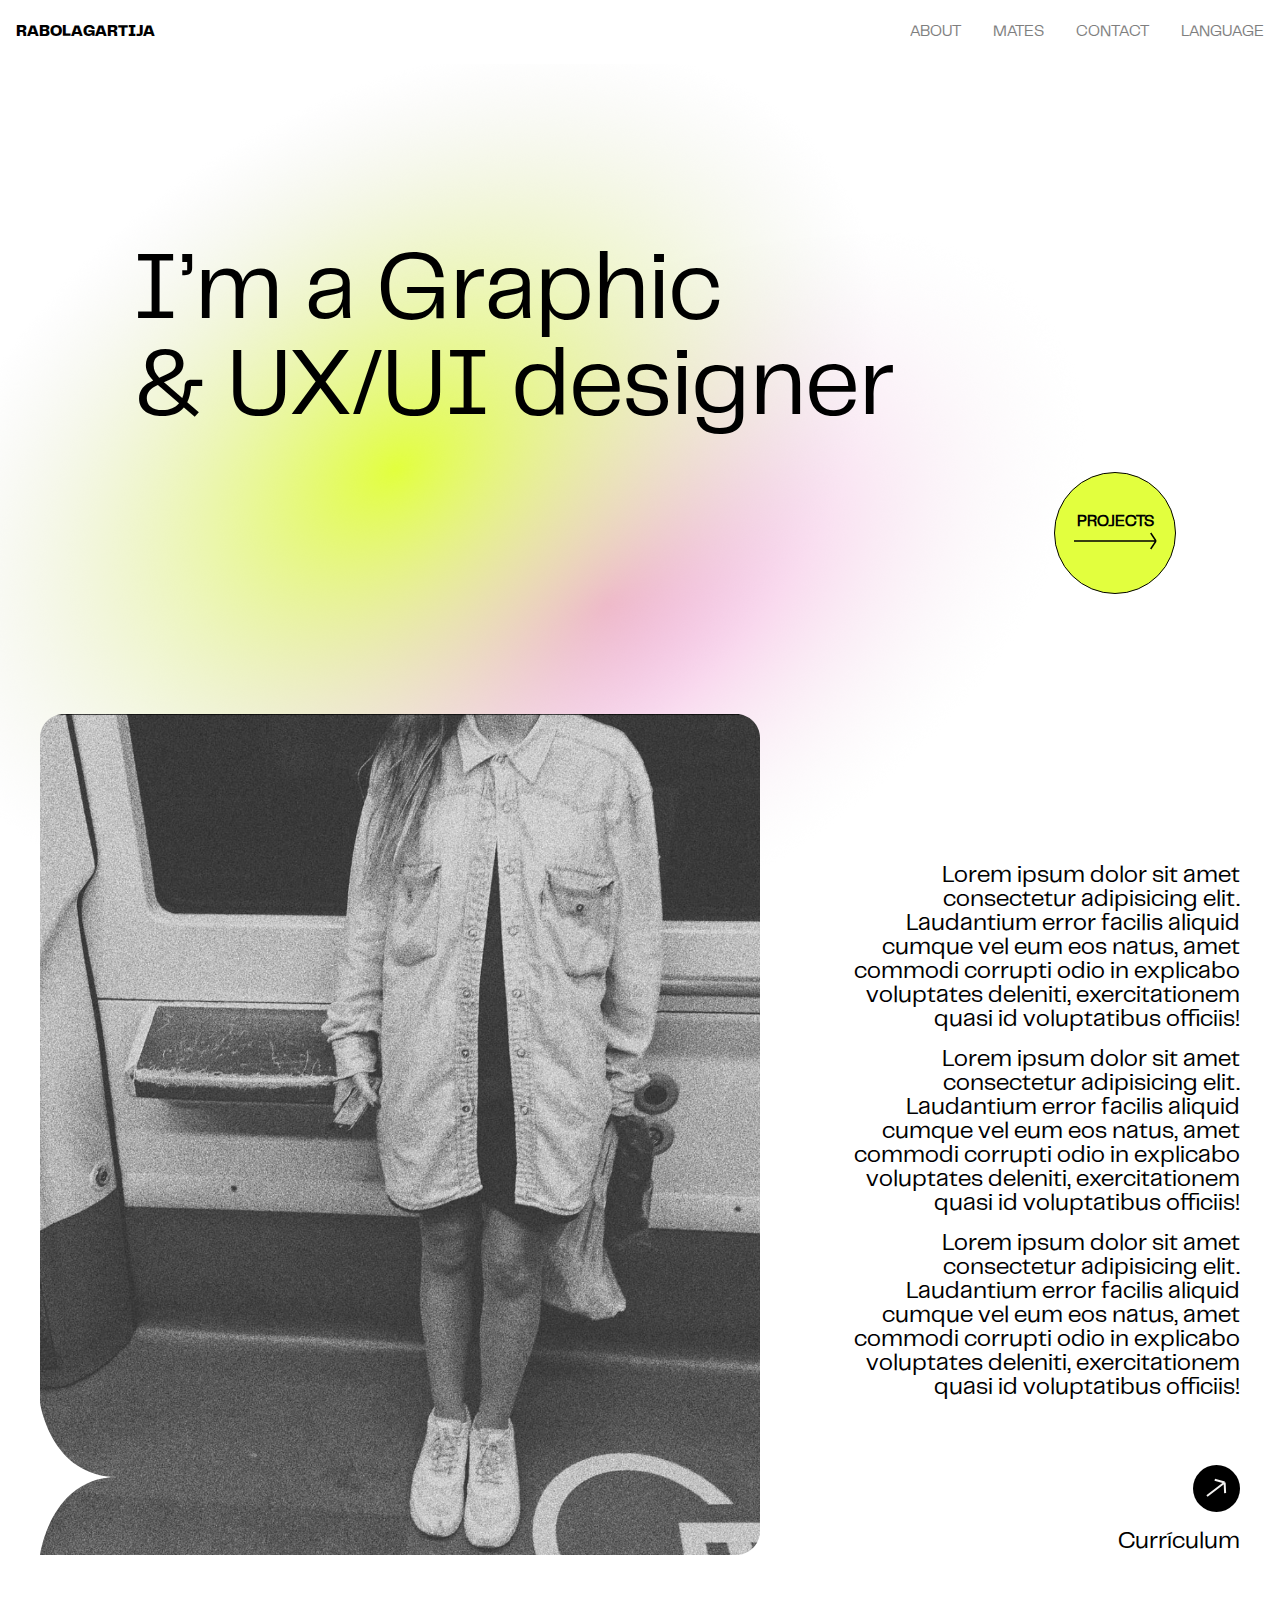
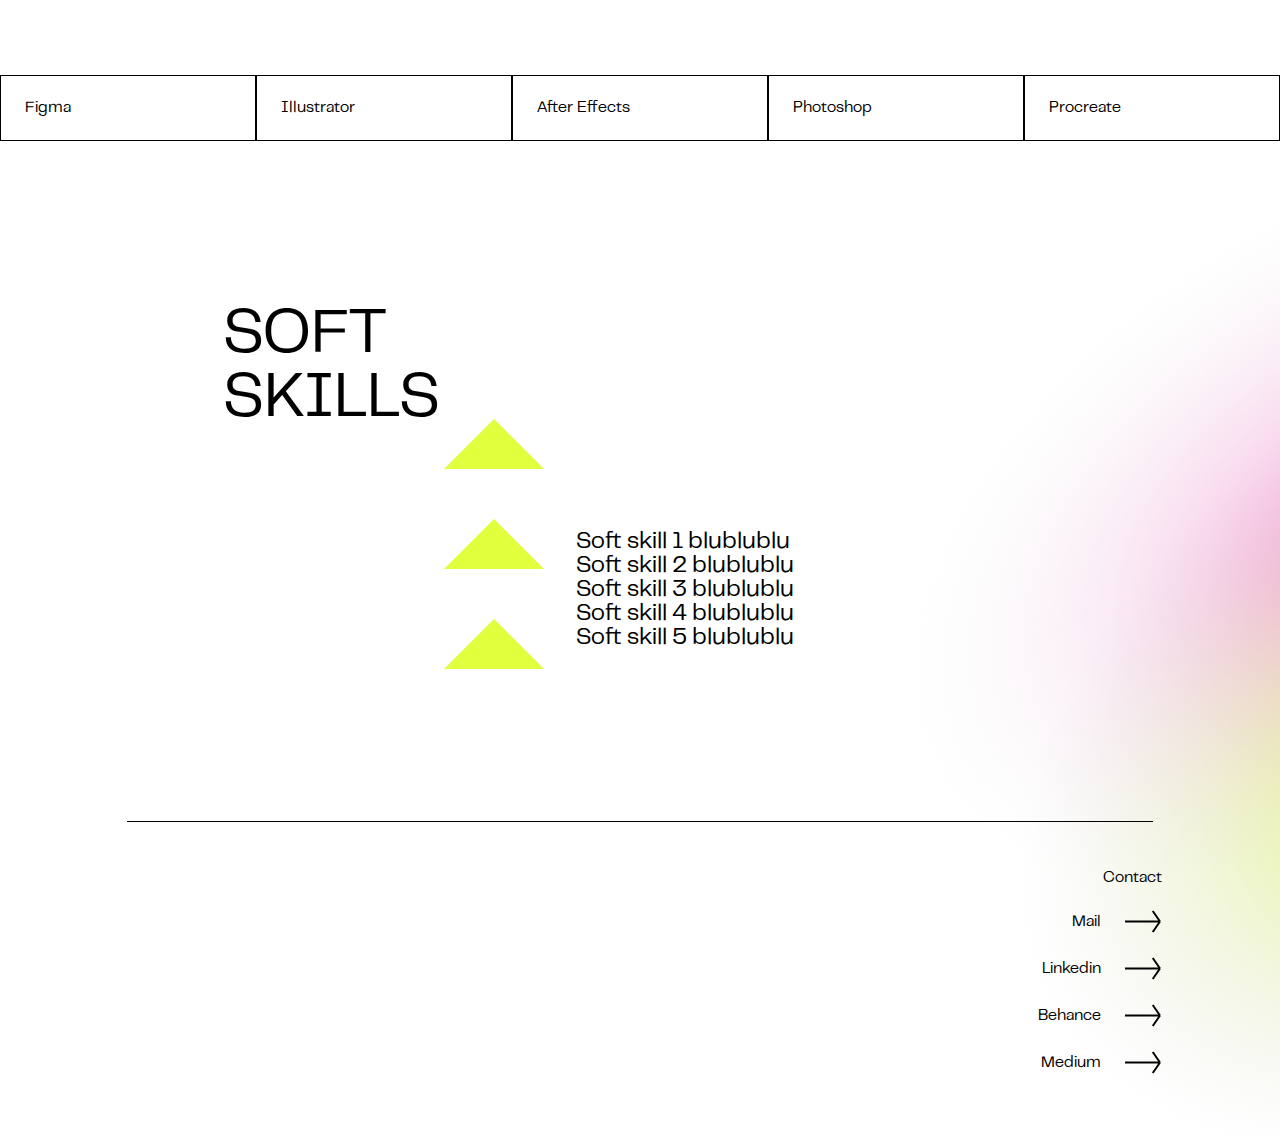
<file: index.html>
<!DOCTYPE html>
<html lang="en">

<head>
  <meta charset="UTF-8">
  <meta http-equiv="X-UA-Compatible" content="IE=edge">
  <meta name="viewport" content="width=device-width, initial-scale=1.0">
  <title>Portfolio</title>
  <link rel="stylesheet" href="css/reset.css">
  <link href="https://unpkg.com/aos@2.3.1/dist/aos.css" rel="stylesheet">
  <link rel="stylesheet" href="css/style.css">
</head>

<body class="background-gradient-1">
  <header>
    <nav>
      <div class="logo">
        <p>Rabolagartija</p>
      </div>
      <div class="menu">
        <a href="#scroll-about-me">About</a>
        <a href="#">Mates</a>
        <a href="#">Contact</a>
        <a href="#">Language</a>
      </div>
    </nav>
  </header>
  <main>
    <section>
      <h1>I’m a Graphic <br> & UX/UI designer</h1>
      <a href="./projects.html"><article id="button-projects">
        <div class="shadow-pop-tr circle">
          <div class="button-elements">
            <p id="text-button">Projects</p>
            <img class="rotate-center" id="narrow-button-yellow" src="./public/assets/images/narrow-lg-scroll-project.svg"
              alt="Scroll_projects" /></svg>
          </div>
        </div>
      </article>
    </a>
    </section>
    <section id="scroll-about-me" class="about-me">
      <img class="image-about-me" src="./public/assets/images/image-selfportrait.svg" alt="marina_arranz_portrait" />
      <article>
        <div data-aos="fade-left">
          <h2 class="subtittle-about">About me</h2>
        </div>
        <div>
          <p>Lorem ipsum dolor sit amet consectetur adipisicing elit. Laudantium error facilis aliquid cumque vel eum
            eos
            natus, amet commodi corrupti odio in explicabo voluptates deleniti, exercitationem quasi id voluptatibus
            officiis!</p>
          <p>Lorem ipsum dolor sit amet consectetur adipisicing elit. Laudantium error facilis aliquid cumque vel eum
            eos
            natus, amet commodi corrupti odio in explicabo voluptates deleniti, exercitationem quasi id voluptatibus
            officiis!</p>
          <p>Lorem ipsum dolor sit amet consectetur adipisicing elit. Laudantium error facilis aliquid cumque vel eum
            eos
            natus, amet commodi corrupti odio in explicabo voluptates deleniti, exercitationem quasi id voluptatibus
            officiis!</p>
        </div>
        <div class="new-tab-cv"><img src="./public/assets/images/narrow-open-tab.svg" alt="link-curriculum" /></svg>
          <p>Currículum</p>
        </div>
      </article>
    </section>
    <section>
      <ul class="software-list">
        <li>Figma</li>
        <li>Illustrator</li>
        <li>After Effects</li>
        <li>Photoshop</li>
        <li>Procreate</li>
      </ul>
    </section>
    <section>
      <h3>Soft <br> Skills</h3>
      <article class="soft-skills">
<div class="triangle-group">
        <div class="rotate-center triangle"></div>
        <div class="rotate-center triangle"></div>
        <div class="rotate-center triangle"></div>
</div>
      <ul class="soft-skill-list">
        <li> Soft skill 1 blublublu</li>
        <li> Soft skill 2 blublublu</li>
        <li> Soft skill 3 blublublu</li>
        <li> Soft skill 4 blublublu</li>
        <li> Soft skill 5 blublublu</li>
      </ul>
    </article>
    </section>
  </main>
  <hr size="1px" color="black" width="80%" />
  <footer>
    <ul>
      <li>Contact</li>
      <li>Mail<img src="./public/assets/images/narrow-md-footer.svg" alt="new-tab-mail" /></svg></li>
      <li>Linkedin <img src="./public/assets/images/narrow-md-footer.svg" alt="new-tab-linkedin" /></svg></li>
      <li>Behance <img src="./public/assets/images/narrow-md-footer.svg" alt="new-tab-behance" /></svg></li>
      <li>Medium <img src="./public/assets/images/narrow-md-footer.svg" alt="new-tab-medium" /></svg></li>
    </ul>
  </footer>
</body>
<script src="https://unpkg.com/aos@2.3.1/dist/aos.js"></script>
<script>
  AOS.init();
</script>

</html>
</file>
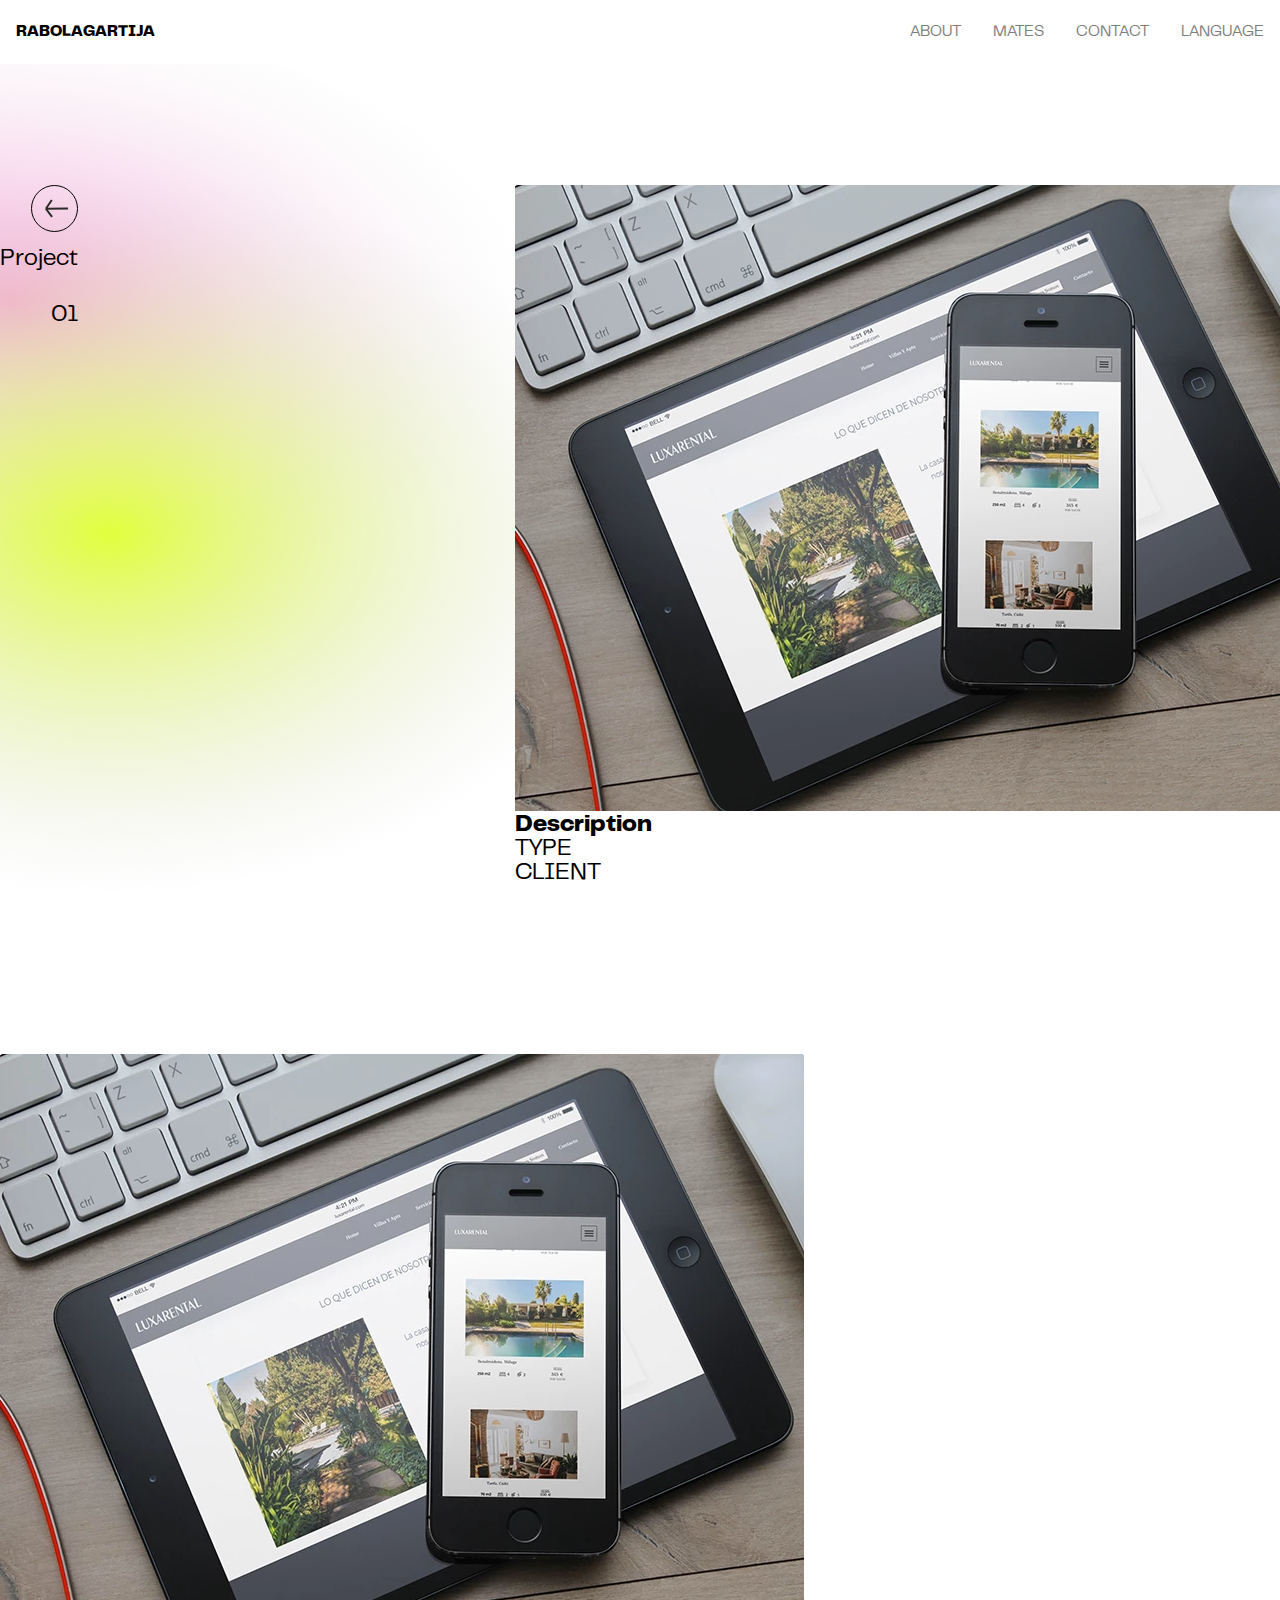
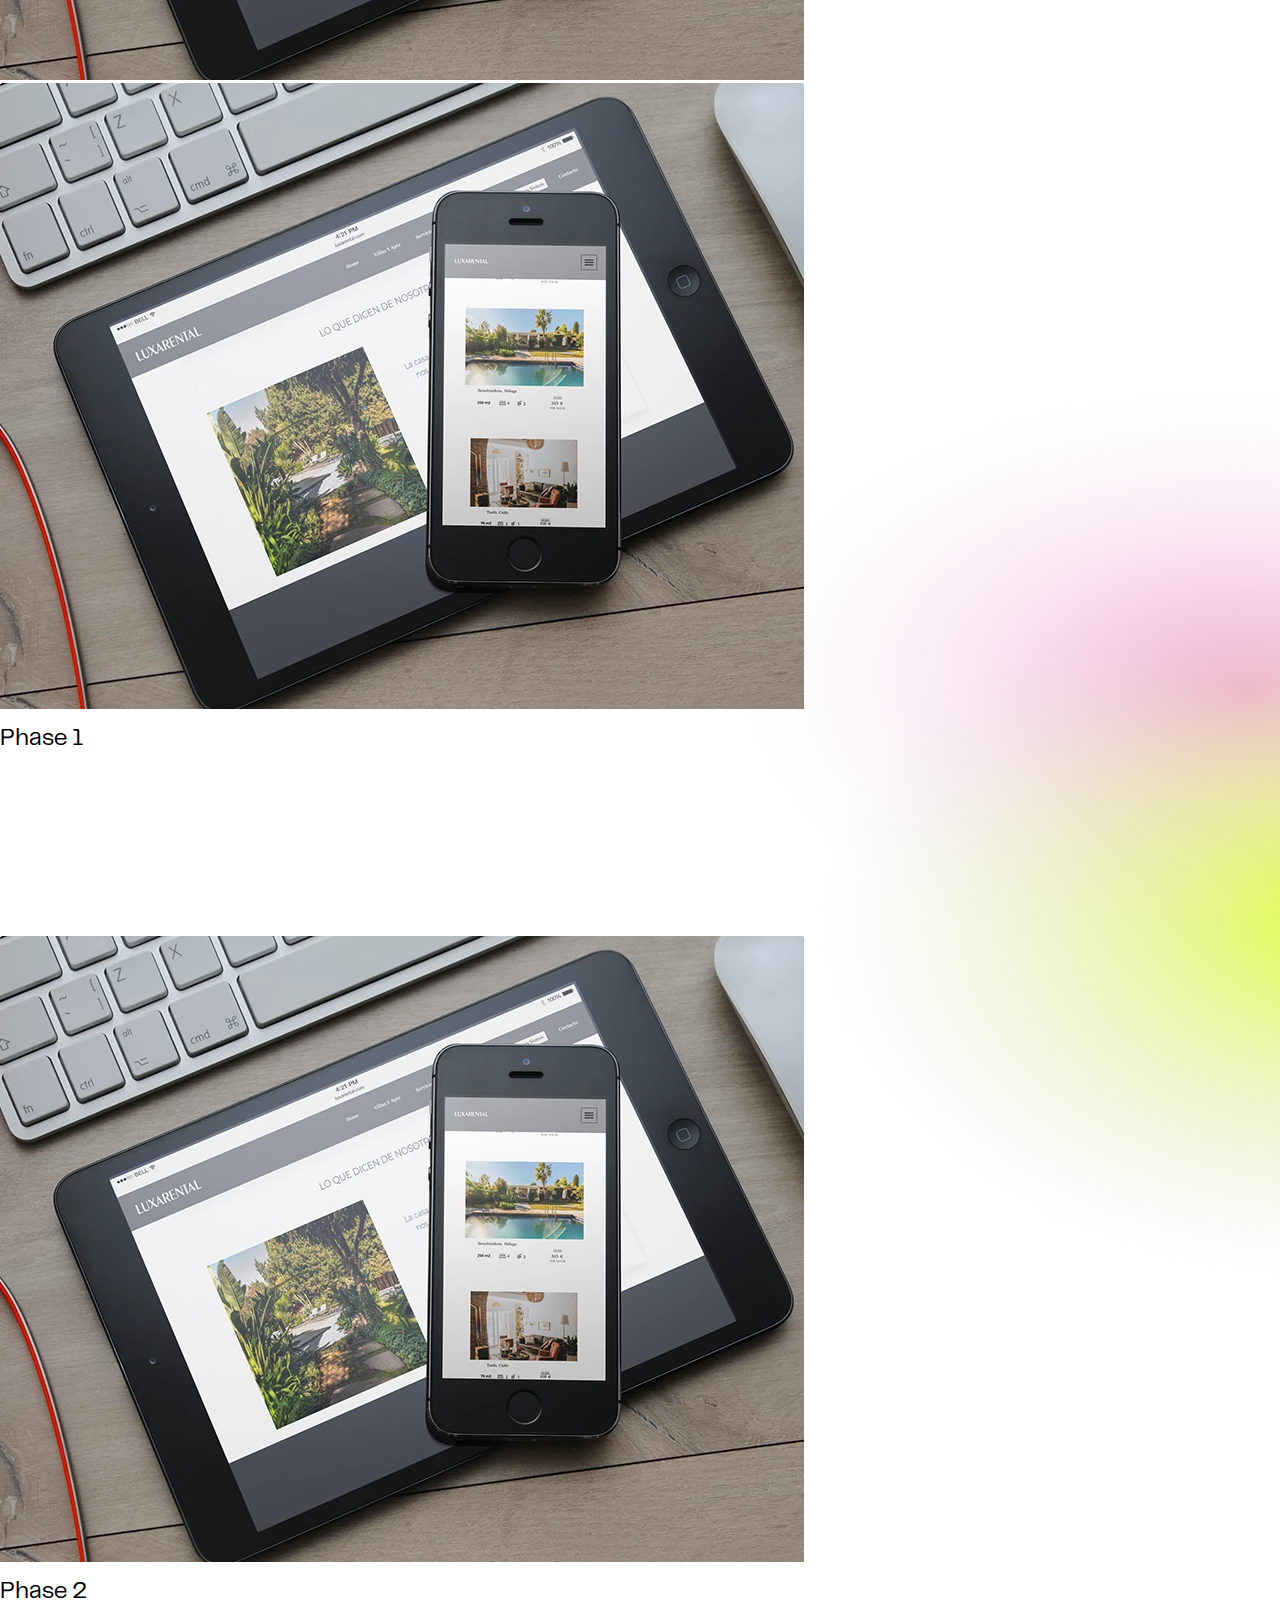
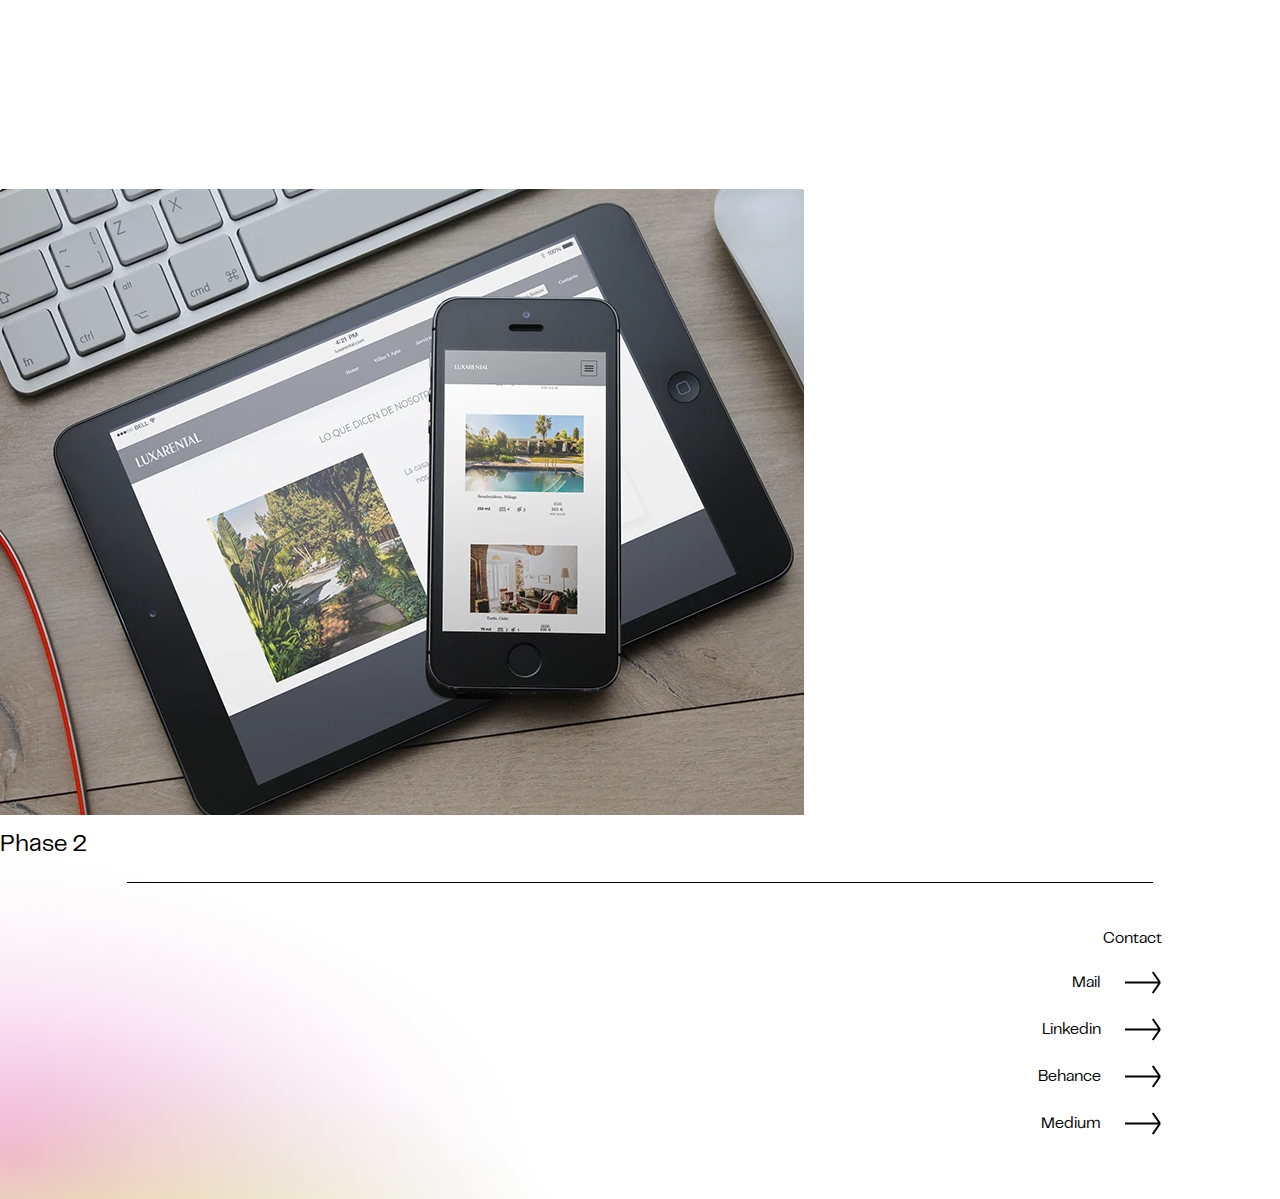
<file: one-project.html>
<!DOCTYPE html>
<html lang="en">

<head>
    <meta charset="UTF-8">
    <meta http-equiv="X-UA-Compatible" content="IE=edge">
    <meta name="viewport" content="width=device-width, initial-scale=1.0">
    <title>Project</title>
    <link rel="stylesheet" href="./css/reset.css">
    <link rel="stylesheet" href="./css/style.css">
</head>
<body class="background-gradient-3">
    <header>
        <nav>
            <div class="logo">
                <a href="./index.html"><p>Rabolagartija</p></a>
            </div>
            <div class="menu">
                <a href="#">About</a>
                <a href="#">Mates</a>
                <a href="#">Contact</a>
                <a href="#">Language</a>
            </div>
        </nav>
    </header>
    <main class="main-one-project">
         <hr size="1px" color="black" width="30%" text-align="right"/>
            <section class="section-1-project">
                <article class="inicial-project">
                <img class=narrow-back src="./public/assets/images/narrow-back.svg" alt="back" /></svg>
                <p>Project</p>
                <p>01</p>
            </article>
<article>
                <img src="./public/assets/images/project-luxarental-lg.png">
                <h1 id="description-project">Description</h1>
                <h2 id="data-project">Type</h2>
                <h3 id="data-project">Client</h3>
            </article>
            </section>

            <section>
                <img src="./public/assets/images/project-luxarental-lg.png">
                <img src="./public/assets/images/project-luxarental-lg.png">
                <p>Phase 1</p>
            </section>

            <section>
                <img src="./public/assets/images/project-luxarental-lg.png">
                <p>Phase 2</p>
            </section>

            <section>
                <img src="./public/assets/images/project-luxarental-lg.png">
                <p>Phase 2</p>
            </section>
    </main>
    <hr size="1px" color="black" width="80%" />
    <footer>
        <ul>
          <li>Contact</li>
          <li>Mail<img src="./public/assets/images/narrow-md-footer.svg" alt="new-tab-mail" /></svg></li>
          <li>Linkedin <img src="./public/assets/images/narrow-md-footer.svg" alt="new-tab-linkedin" /></svg></li>
          <li>Behance <img src="./public/assets/images/narrow-md-footer.svg" alt="new-tab-behance" /></svg></li>
          <li>Medium <img src="./public/assets/images/narrow-md-footer.svg" alt="new-tab-medium" /></svg></li>
        </ul>
      </footer>
</body>

</html>
</file>
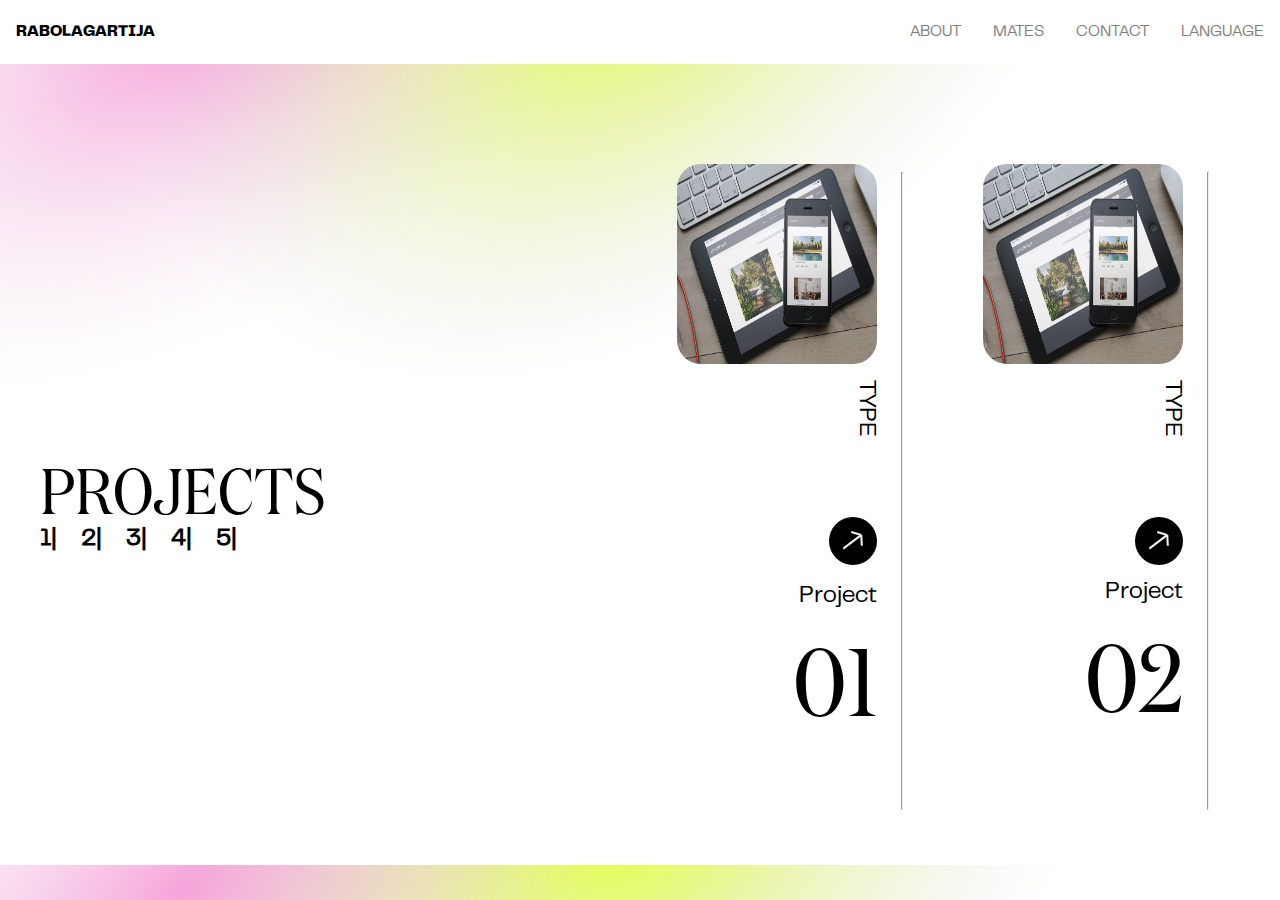
<file: projects.html>
<!DOCTYPE html>
<html lang="en">

<head>
    <meta charset="UTF-8">
    <meta http-equiv="X-UA-Compatible" content="IE=edge">
    <meta name="viewport" content="width=device-width, initial-scale=1.0">
    <title>Portfolio_projects</title>
    <link rel="stylesheet" href="css/reset.css">
    <link rel="stylesheet" href="css/style.css">
</head>

<body class="background-gradient-2">
    <header>
        <nav>
            <div class="logo">
                <a href="./index.html"><p>Rabolagartija</p></a>
            </div>
            <div class="menu">
                <a href="#">About</a>
                <a href="#">Mates</a>
                <a href="#">Contact</a>
                <a href="#">Language</a>
            </div>
        </nav>
    </header>
    <main class="main-projects">
        <section>
            <article class="tittle-projects-pages">
                <div data-aos="fade-right">
                    <h2 class="subtittle-gallery">Projects</h2>
                </div>
                <ul class="projects-pages">
                    <li><a href="#">1|</a></li>
                    <li><a href="#">2|</a></li>
                    <li><a href="#">3|</a></li>
                    <li><a href="#">4|</a></li>
                    <li><a href="#">5|</a></li>
                </ul>
            </article>
        </section>

        <section class="carrousel-projects">
            <article class="card-preview-project">
                <img class="preview-project-img" src="./public/assets/images/project-luxarental-lg.png">
                <p class="type-project-carrousel">Type</p>
                <div class="foot-card-preview-project">
                    <a href="./one-project.html"><img class= "narrow-open-tab" src="./public/assets/images/narrow-open-tab.svg" alt="new-tab-project" /></svg></a>
                    <p>Project</p>
                    <p class="number-project">01</p>
                </div>
            </article>
            <hr class="hr-carrousel" />
            <article class="card-preview-project">
                <img class="preview-project-img" src="./public/assets/images/project-luxarental-lg.png">
                <p class="type-project-carrousel">Type</p>
                <div class="foot-card-preview-project">
                    <img class= "narrow-open-tab" src="./public/assets/images/narrow-open-tab.svg" alt="new-tab-project" /></svg>
                    <p>Project</p>
                    <p class="number-project">02</p>
                </div>
            </article>
            <hr class="hr-carrousel" />
            <article class="card-preview-project">
                <img class="preview-project-img" src="./public/assets/images/project-luxarental-lg.png">
                <p class="type-project-carrousel">Type</p>
                <div class="foot-card-preview-project">
                    <img class= "narrow-open-tab" src="./public/assets/images/narrow-open-tab.svg" alt="new-tab-project" /></svg>
                    <p>Project</p>
                    <p class="number-project">03</p>
                </div>
            </article>
            <hr class="hr-carrousel" />
            <article class="card-preview-project">
                <img class="preview-project-img" src="./public/assets/images/project-luxarental-lg.png">
                <p class="type-project-carrousel">Type</p>
                <div class="foot-card-preview-project">
                    <img class= "narrow-open-tab" src="./public/assets/images/narrow-open-tab.svg" alt="new-tab-project" /></svg>
                    <p>Project</p>
                    <p class="number-project">04</p>
                </div>
            </article>
            <hr class="hr-carrousel" />
            <article class="card-preview-project">
                <img class="preview-project-img" src="./public/assets/images/project-luxarental-lg.png">
                <p class="type-project-carrousel">Type</p>
                <div class="foot-card-preview-project">
                    <img class= "narrow-open-tab" src="./public/assets/images/narrow-open-tab.svg" alt="new-tab-project" /></svg>
                    <p>Project</p>
                    <p class="number-project">05</p>
                </div>
            </article>
            <div class="final-carrousel"></div>
            <hr class="hr-carrousel" />
        </section>
    </main>

</body>

</html>
</file>
<file: css/style.css>
@font-face {
    font-family: "telegraf-regular";
    src: url(../type/PPTelegraf-Regular.otf);
}

@font-face {
    font-family: "telegraf-ultra-bold";
    src: url(../type/PPTelegraf-Ultrabold.otf);
}

@font-face {
    font-family: "domaine-regular";
    src: url(../type/DomaineDispNar-Regular.otf);
}

html {
    scroll-behavior: smooth;
}

nav {
    display: flex;
    justify-content: space-between;
    align-items: center;
    position: fixed;
    width: 100%;
    padding: 8px 16px 8px 16px;
    background-color: white;
    z-index: 100;
}

h1 {
    font-family: telegraf-regular, Arial, Helvetica, sans-serif;
    font-size: 96px;
    padding: 248px 0px 32px 133px;
}

h2 {
    font-family: domaine-regular, Georgia, 'Times New Roman', Times, serif;
    font-size: 64px;
    text-transform: uppercase;
}

h3 {
    font-family: telegraf-regular, Arial, Helvetica, sans-serif;
    font-size: 64px;
    padding: 148px 0 0 223px;
    text-transform: uppercase;
}

p {
    font-family: telegraf-regular, Arial, Helvetica, sans-serif;
    margin: 16px 0;
    font-size: 24px;
}

footer {
    display: flex;
    justify-content: right;
    justify-items: right;
    padding: 40px 118px 64px 0;
    font-family: telegraf-regular, Arial, Helvetica, sans-serif;
    ;
}

main {
    width: 100%;
    height: 100%;
    margin: 0 auto;
    max-width: 1440px;
}

footer li {
    display: flex;
    flex-direction: row;
    gap: 24px;
    align-items: center;
    text-align: right;
    justify-content: right;
}

footer ul {
    display: flex;
    flex-direction: column;
    gap: 24px;
}

.background-gradient-1{
    background-image: url(../public/assets/images/GRADIENT-1.png);
}

.background-gradient-2{
    background-image: url(../public/assets/images/gradient3.png);
}

.background-gradient-3{
    background-image: url(../public/assets/images/GRADIENT-4.png);
}

.logo,
.logo p, a, a:visited {
    font-family: telegraf-ultra-bold, Arial, Helvetica, sans-serif;
    font-size: 16px;
    font-weight: 700;
    text-transform: uppercase;
    text-decoration: none;
    color: #000;

}

.menu {
    display: flex;
    flex-direction: row;
    gap: 32px;
    padding-right: 32px;
}

.menu a {
    font-family: telegraf-regular, Arial, Helvetica, sans-serif;
    font-size: 16px;
    font-weight: 200;
    color: black;
    cursor: pointer;
    text-decoration: none;
    text-transform: uppercase;
    opacity: .5;
    transition: opacity .5s ease-out;
    -moz-transition: opacity .5s ease-out;
    -webkit-transition: opacity .5s ease-out;
    -o-transition: opacity .5s ease-out;
}

menu a:hover {
    color:#E2FF3E;
}

.main-projects {
    display: flex;
    flex-direction: row;
    position: relative;
}

.main-one-project{
display:flex;
flex-direction: column;
justify-content: center;
padding-top: 104px;
padding-top:0;
gap:168px;
}

.about-me {
    display: flex;
    flex-direction: row;
    align-items: flex-end;
    padding: 120px 40px;
}

.about-me article {
    text-align: end;
}

.image-about-me {
    width: 720px;
    padding-right: 72px;
}

.about-me div {
    text-align: right;
}

.new-tab-cv {
    margin-top: 64px;
}

.new-tab-cv p {
    margin-bottom: 0;
}

.software-list {
    display: flex;
    flex-direction: row;
    justify-content: space-between;
    font-family: telegraf-regular, Arial, Helvetica, sans-serif;
}

.software-list li {
    padding: 24px 40px 24px 24px;
    width: 288px;
    border: 1px solid #000;
    margin-bottom: 16px;
}

.rotate-center {

    -webkit-animation: rotate-center 0.6s ease-in-out both;
    animation: rotate-center 0.6s ease-in-out both;
}

.triangle {
    display: flex;
    flex-direction: column;
    justify-content: flex-start;
    width: 0px;
    height: 0px;
    border-right: 50px solid transparent;
    border-top: 50px solid transparent;
    border-left: 50px solid transparent;
    border-bottom: 50px solid #E2FF3E;
    margin-left: 80px;
}

.triangle:hover {
    opacity: 0.6;
    animation: normal;
}

.soft-skills {
    display: flex;
    flex-direction: row;
    gap: 32px;
    align-items: center;
    margin-left: 364px;
    margin-top: -64px;
}

.triangle-group {
    margin-bottom: 144px;
}

.soft-skill-list {
    display: flex;
    flex-direction: column;
    align-items: flex-start;
    font-family: telegraf-regular, Arial, Helvetica, sans-serif;
    font-size: 24px;
}

.circle {
    display: flex;
    justify-content: right;
    width: 120px;
    height: 120px;
    -moz-border-radius: 50%;
    -webkit-border-radius: 50%;
    border-radius: 50%;
    border: solid 1px #000;
    background: #E2FF3E;
    display: flex;
    justify-content: center;
    align-items: center;
    align-self: flex-start;
    cursor: e-resize;
}

.button-elements {
    display: flex;
    flex-direction: column;
    align-items: center;
    gap: -100px;
    margin: 0;
}

.subtittle-gallery {
    text-align: left;
}

.subtittle-about {
    text-align: right;
}

.shadow-pop-tr {
    -webkit-animation: shadow-pop-tr 0.3s cubic-bezier(0.470, 0.000, 0.745, 0.715) 3s both;
    animation: shadow-pop-tr 0.3s cubic-bezier(0.470, 0.000, 0.745, 0.715) 3s both;
}

.projects-pages {
    display: flex;
    flex-direction: row;
    gap: 24px;
}

.projects-pages a {
    font-family: telegraf-regular, Arial, Helvetica, sans-serif;
    font-size: 24px;
    text-decoration: none;
    color: #000;
}

.tittle-projects-pages {
    padding-top: 464px;
    padding-left: 40px;
}

.carrousel-projects {
    display: flex;
    flex-direction: row;
    align-content: right;
    overflow-x: scroll;
    width: 869px;
    height: 665px;
    left: 597px;
    top: 164px;
    position: absolute;
}

.card-preview-project {
    display: flex;
    flex-direction: column ;
    align-items: flex-end;
}

.final.carrousel{
     height: 142px;
     margin-right: 140px;
     display: block;
}

.hr-carrousel{
    size: 1px;
    color: black;
    width: 65%;
    margin-left: 24px;
    height: 636px;
}
.preview-project-img{
    width: 200px;
    height: 200px;
    border-radius: 24px;
}

.type-project-carrousel {
    font-family: telegraf-regular, Arial, Helvetica, sans-serif;
    text-transform: uppercase;
    text-align: right;
    color: #000000;
    writing-mode: vertical-lr;
    padding-left: 256px;
}

.foot-card-preview-project{
    display: flex;
    flex-direction: column;
    align-items: flex-end;
    padding: 64px 0 0 0;
}

.number-project{
     font-family: domaine-regular, Georgia, 'Times New Roman', Times, serif;
     font-size: 96px;
}

.narrow-open-tab{
    width: 48px;
    height: 48px;
}

.section-1-project{
    display: flex;
    flex-direction: row;
    gap:437px;
}

.inicial-project{
display:flex;
flex-direction: column;
justify-content: right;
align-items: flex-end;
}


#narrow-button-yellow {
    width: 88px;
}

#text-button {
    margin: 0;
    font-size: 16px;
    font-family: telegraf-regular, Arial, Helvetica, sans-serif;
}

#button-projects {
    display: flex;
    justify-content: flex-end;
    margin-right: 104px;
    text-decoration: none;
}

#description-project{
    font-family: telegraf-ultra-bold, Arial, Helvetica, sans-serif;
    font-size: 24px;
    padding: 0;
}

#data-project{
    font-family: telegraf-regular, Arial, Helvetica, sans-serif;
    font-size: 24px; ;
    text-transform: uppercase;
    padding: 0;
}

/* ----------------------------------------------
 * Generated by Animista on 2023-3-2 10:1:16
 * Licensed under FreeBSD License.
 * See http://animista.net/license for more info. 
 * w: http://animista.net, t: @cssanimista
 * ---------------------------------------------- */

/**
 * ----------------------------------------
 * animation rotate-center
 * ----------------------------------------
 */
@-webkit-keyframes rotate-center {
    0% {
        -webkit-transform: rotate(0);
        transform: rotate(0);
    }

    100% {
        -webkit-transform: rotate(360deg);
        transform: rotate(360deg);
    }
}

@keyframes rotate-center {
    0% {
        -webkit-transform: rotate(0);
        transform: rotate(0);
    }

    100% {
        -webkit-transform: rotate(360deg);
        transform: rotate(360deg);
    }
}

@-webkit-keyframes shadow-pop-tr {
    0% {
        -webkit-box-shadow: 0 0 #3e3e3e, 0 0 #3e3e3e, 0 0 #3e3e3e, 0 0 #3e3e3e, 0 0 #3e3e3e, 0 0 #3e3e3e, 0 0 #3e3e3e, 0 0 #3e3e3e;
        box-shadow: 0 0 #3e3e3e, 0 0 #3e3e3e, 0 0 #3e3e3e, 0 0 #3e3e3e, 0 0 #3e3e3e, 0 0 #3e3e3e, 0 0 #3e3e3e, 0 0 #3e3e3e;
        -webkit-transform: translateX(0) translateY(0);
        transform: translateX(0) translateY(0);
    }

    100% {
        -webkit-box-shadow: 1px -1px #3e3e3e, 2px -2px #3e3e3e, 3px -3px #3e3e3e, 4px -4px #3e3e3e, 5px -5px #3e3e3e, 6px -6px #3e3e3e, 7px -7px #3e3e3e, 8px -8px #3e3e3e;
        box-shadow: 1px -1px #3e3e3e, 2px -2px #3e3e3e, 3px -3px #3e3e3e, 4px -4px #3e3e3e, 5px -5px #3e3e3e, 6px -6px #3e3e3e, 7px -7px #3e3e3e, 8px -8px #3e3e3e;
        -webkit-transform: translateX(-8px) translateY(8px);
        transform: translateX(-8px) translateY(8px);
    }
}

@keyframes shadow-pop-tr {
    0% {
        -webkit-box-shadow: 0 0 #3e3e3e, 0 0 #3e3e3e, 0 0 #3e3e3e, 0 0 #3e3e3e, 0 0 #3e3e3e, 0 0 #3e3e3e, 0 0 #3e3e3e, 0 0 #3e3e3e;
        box-shadow: 0 0 #3e3e3e, 0 0 #3e3e3e, 0 0 #3e3e3e, 0 0 #3e3e3e, 0 0 #3e3e3e, 0 0 #3e3e3e, 0 0 #3e3e3e, 0 0 #3e3e3e;
        -webkit-transform: translateX(0) translateY(0);
        transform: translateX(0) translateY(0);
    }

    100% {
        -webkit-box-shadow: 1px -1px #3e3e3e, 2px -2px #3e3e3e, 3px -3px #3e3e3e, 4px -4px #3e3e3e, 5px -5px #3e3e3e, 6px -6px #3e3e3e, 7px -7px #3e3e3e, 8px -8px #3e3e3e;
        box-shadow: 1px -1px #3e3e3e, 2px -2px #3e3e3e, 3px -3px #3e3e3e, 4px -4px #3e3e3e, 5px -5px #3e3e3e, 6px -6px #3e3e3e, 7px -7px #3e3e3e, 8px -8px #3e3e3e;
        -webkit-transform: translateX(-8px) translateY(8px);
        transform: translateX(-8px) translateY(8px);
    }
}


@media(min-width:425px) {}
</file>
